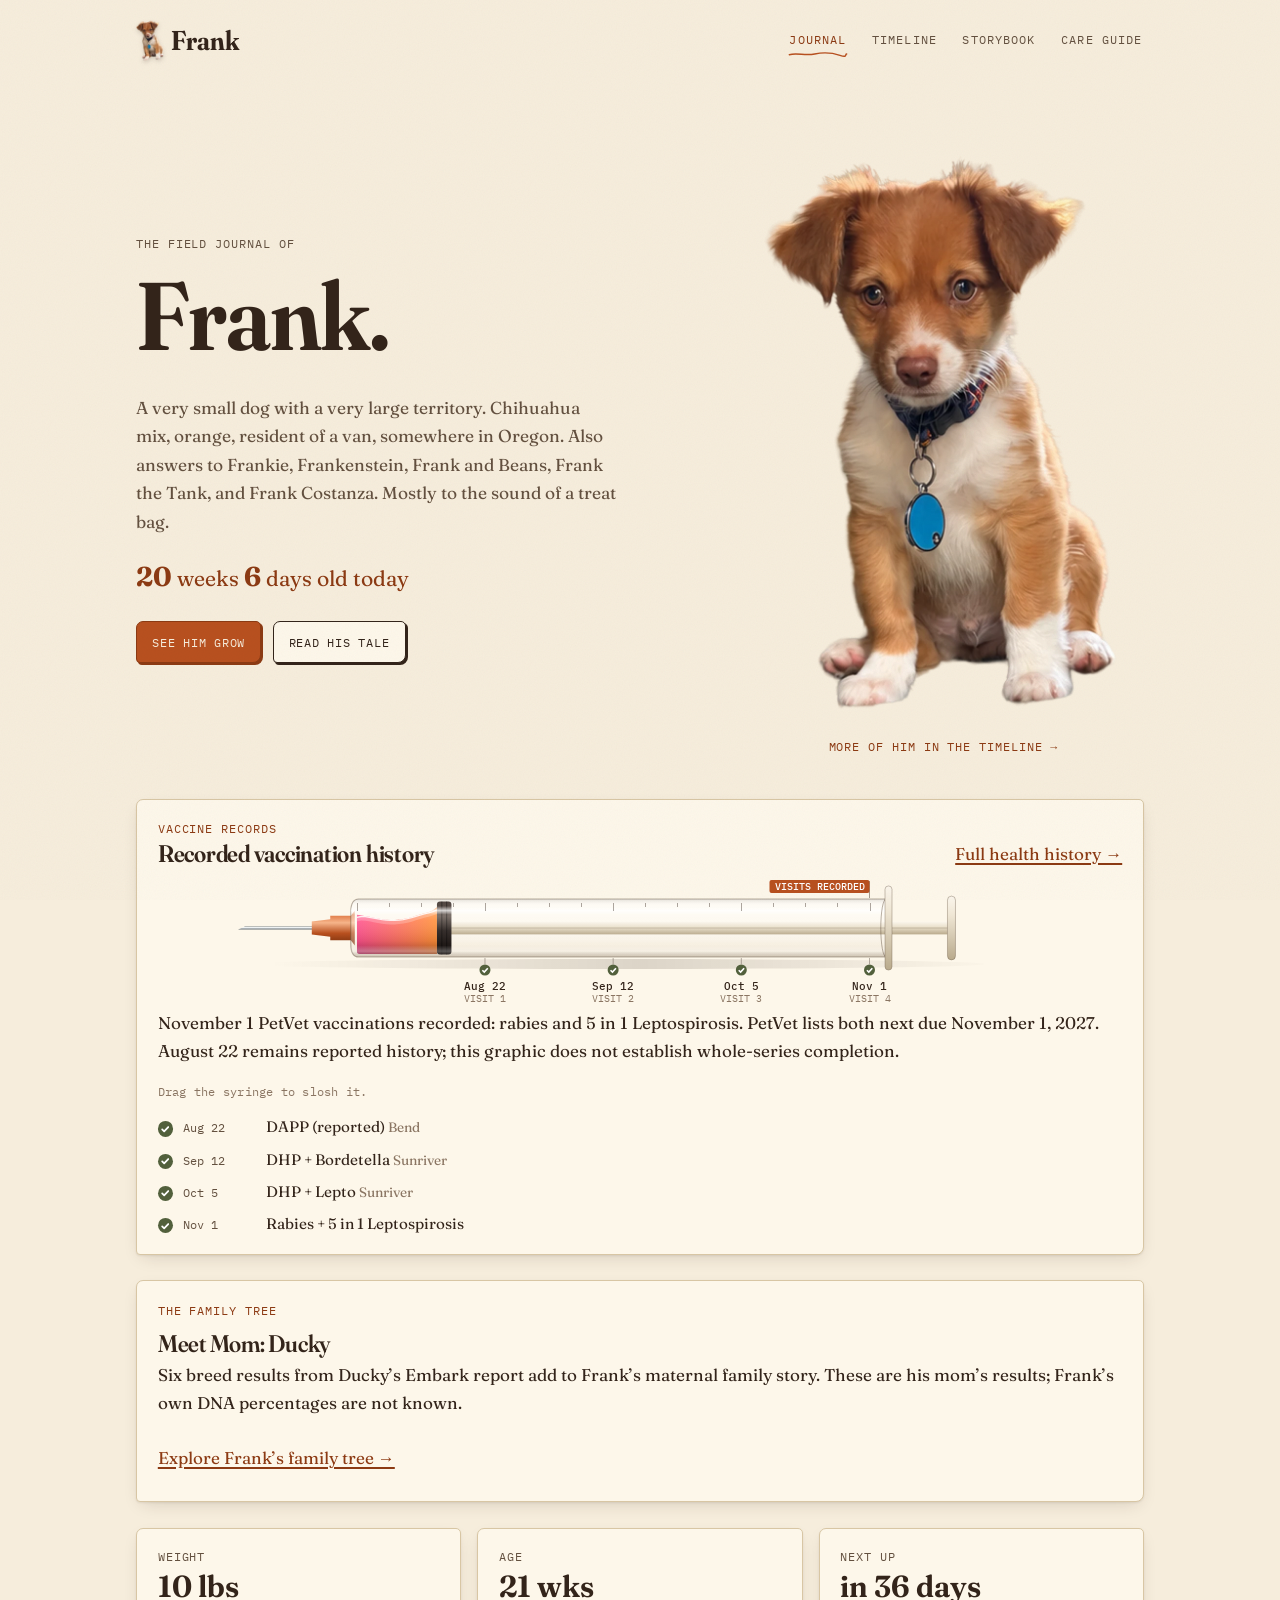
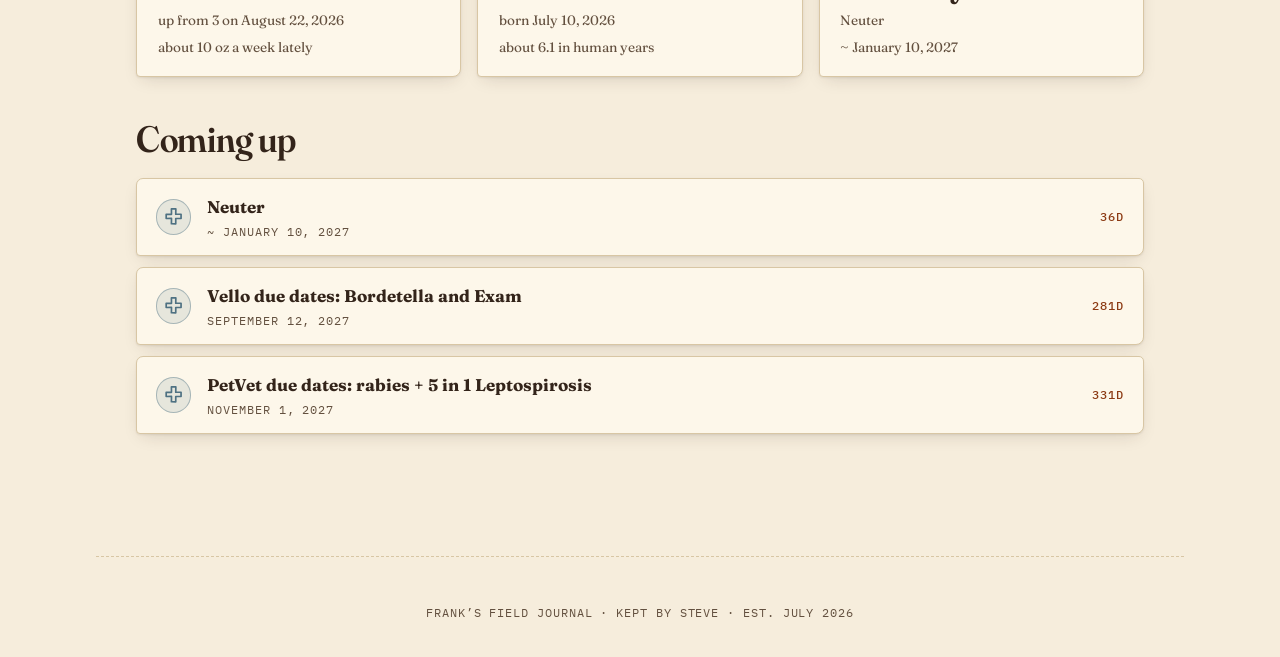
<file: index.html>
<!doctype html>
<html lang="en">
  <head>
    <meta charset="UTF-8" />
    <link rel="icon" type="image/svg+xml" href="./paw.svg" />
    <meta name="viewport" content="width=device-width, initial-scale=1.0" />
    <meta name="description" content="Frank's Field Journal. A very small dog, a very large territory." />
    <title>Frank</title>
    <script type="module" crossorigin src="./assets/index-9XsykRcl.js"></script>
    <link rel="stylesheet" crossorigin href="./assets/index-DYeZfG-1.css">
    <script type="module" src="./extras/vaccine-syringe.js?v=4"></script>
    <script type="module" src="./extras/family-tree.js?v=1"></script>
  </head>
  <body>
    <div id="root"></div>
  </body>
</html>
</file>
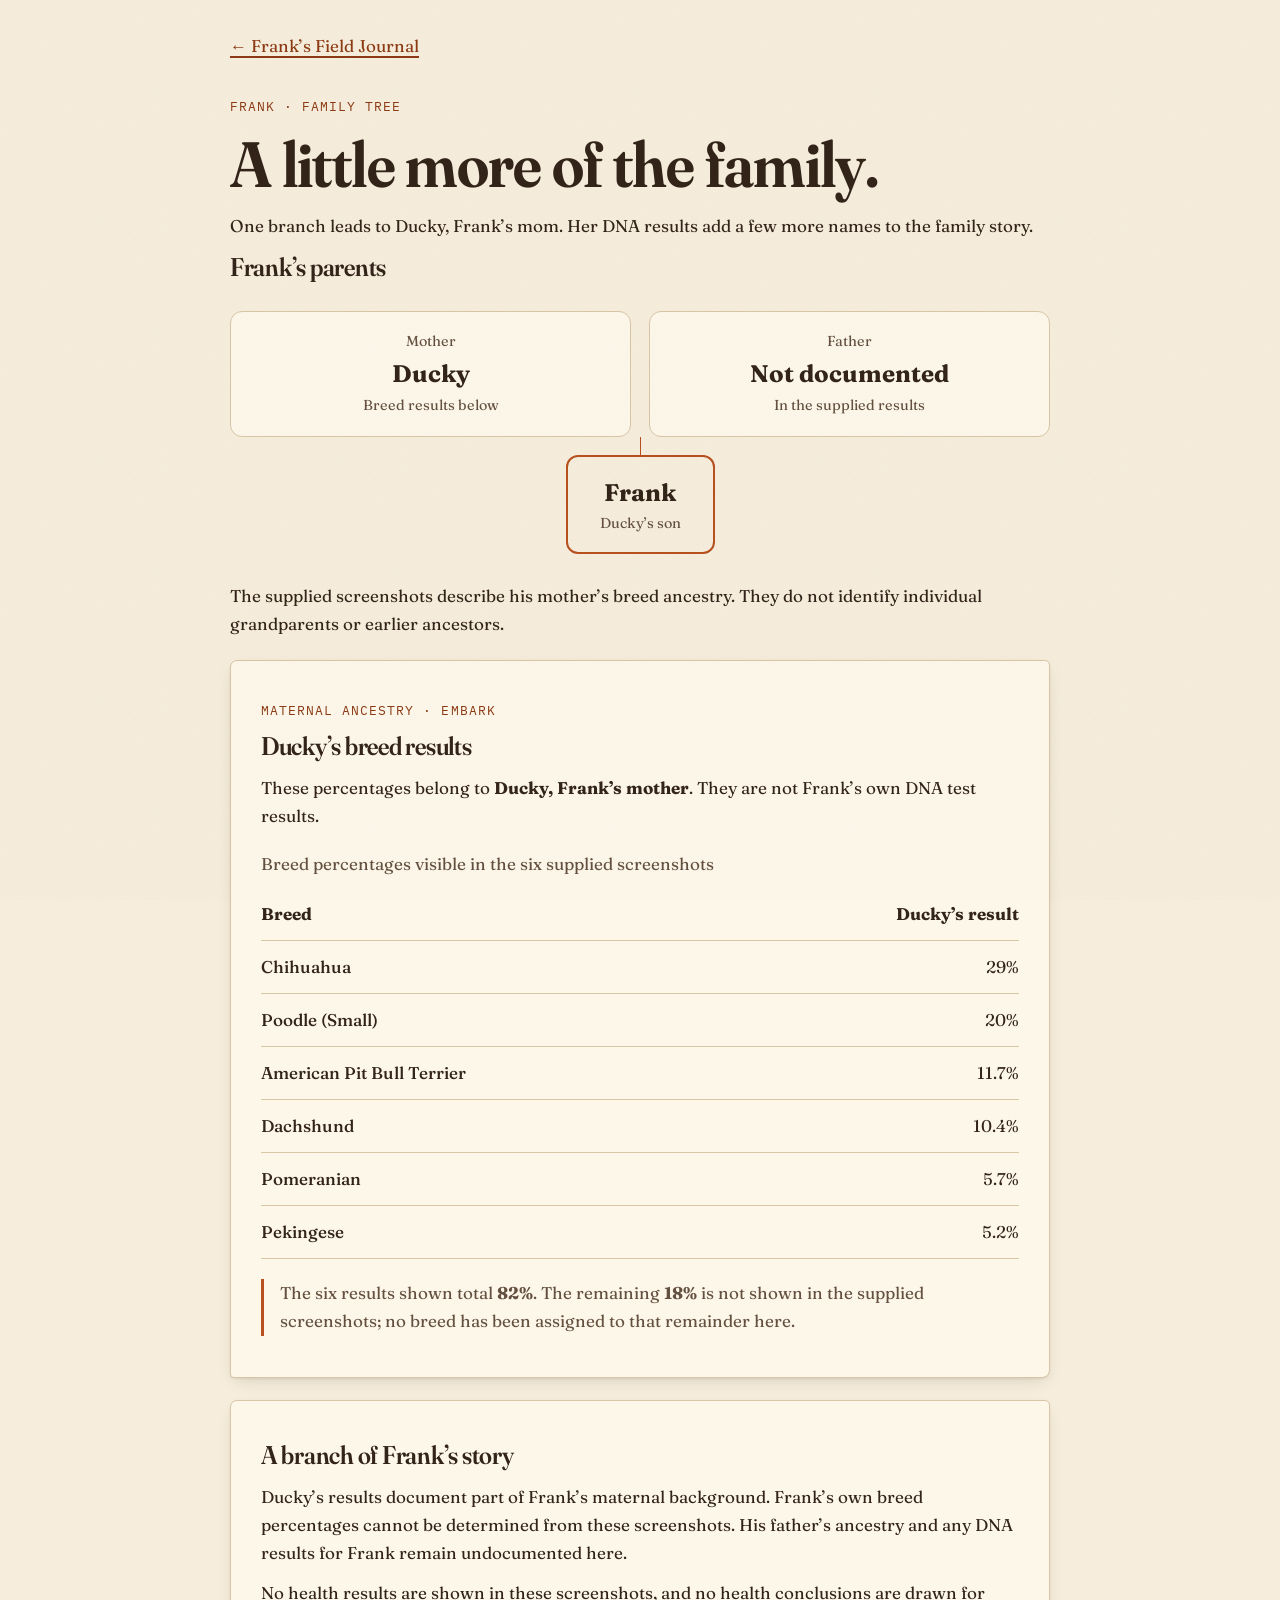
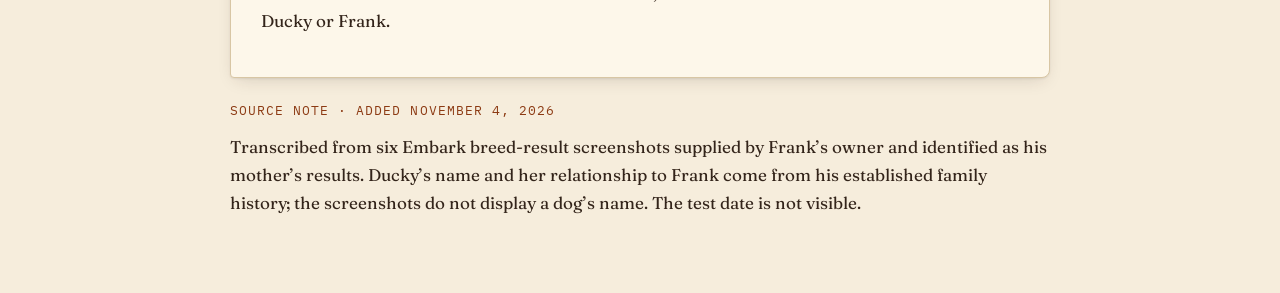
<file: family.html>
<!doctype html>
<html lang="en"><head><meta charset="UTF-8"><meta name="viewport" content="width=device-width, initial-scale=1"><meta name="description" content="Meet Ducky, Frank’s mother, and explore the available results from her Embark breed ancestry report."><title>Frank · Family tree</title><link rel="icon" href="./paw.svg"><link rel="stylesheet" href="./assets/index-DYeZfG-1.css"><style>
.family{max-width:860px;margin:auto;padding:24px 20px 64px;line-height:1.65}.family nav{margin-bottom:28px}.family a{display:inline-block;padding:8px 0;text-underline-offset:4px}.family h1{font-size:clamp(2.4rem,8vw,4rem);line-height:1.1;margin:12px 0}.family h2{font-size:1.6rem;line-height:1.25;margin:8px 0}.family .card{padding:clamp(18px,4vw,30px);margin:22px 0}.family .mono{font-size:.8rem;color:var(--clay-deep)}.family p{margin:.7em 0}.tree{display:grid;grid-template-columns:1fr 1fr;gap:18px;text-align:center;margin:28px 0}.tree .parent{border:1px solid var(--line);border-radius:12px;padding:18px;background:var(--card)}.tree .child{grid-column:1/-1;justify-self:center;border:2px solid var(--clay);border-radius:12px;padding:16px 32px;position:relative}.tree .child:before{content:"";position:absolute;height:18px;width:1px;background:var(--clay);top:-20px;left:50%}.tree strong{display:block;font-size:1.5rem}.tree span{display:block;font-size:.9rem;color:var(--ink-soft)}.family table{width:100%;border-collapse:collapse;margin:20px 0}.family caption{text-align:left;color:var(--ink-soft);padding-bottom:10px}.family th,.family td{padding:12px 0;border-bottom:1px solid var(--line);text-align:left}.family td:last-child,.family thead th:last-child{text-align:right;white-space:nowrap;padding-left:16px}.family tbody th{font-weight:500}.family .note{border-left:3px solid var(--clay);padding-left:16px;color:var(--ink-soft)}@media(max-width:400px){.tree{gap:12px}.tree .parent{padding:12px 8px}.tree strong{font-size:1.25rem}}@media print{.family nav{display:none}.family .card{break-inside:avoid}}
</style></head><body><main class="family"><nav aria-label="Back to home"><a href="./">← Frank’s Field Journal</a></nav>
<header><p class="mono">FRANK · FAMILY TREE</p><h1>A little more of the family.</h1><p>One branch leads to Ducky, Frank’s mom. Her DNA results add a few more names to the family story.</p></header>
<section aria-labelledby="tree-title"><h2 id="tree-title">Frank’s parents</h2><div class="tree"><div class="parent"><span>Mother</span><strong>Ducky</strong><span>Breed results below</span></div><div class="parent"><span>Father</span><strong>Not documented</strong><span>In the supplied results</span></div><div class="child"><strong>Frank</strong><span>Ducky’s son</span></div></div><p>The supplied screenshots describe his mother’s breed ancestry. They do not identify individual grandparents or earlier ancestors.</p></section>
<section class="card" aria-labelledby="ducky-title"><p class="mono">MATERNAL ANCESTRY · EMBARK</p><h2 id="ducky-title">Ducky’s breed results</h2><p>These percentages belong to <strong>Ducky, Frank’s mother</strong>. They are not Frank’s own DNA test results.</p>
<table><caption>Breed percentages visible in the six supplied screenshots</caption><thead><tr><th scope="col">Breed</th><th scope="col">Ducky’s result</th></tr></thead><tbody><tr><th scope="row">Chihuahua</th><td>29%</td></tr>
<tr><th scope="row">Poodle (Small)</th><td>20%</td></tr>
<tr><th scope="row">American Pit Bull Terrier</th><td>11.7%</td></tr>
<tr><th scope="row">Dachshund</th><td>10.4%</td></tr>
<tr><th scope="row">Pomeranian</th><td>5.7%</td></tr>
<tr><th scope="row">Pekingese</th><td>5.2%</td></tr></tbody></table>
<p class="note">The six results shown total <strong>82%</strong>. The remaining <strong>18%</strong> is not shown in the supplied screenshots; no breed has been assigned to that remainder here.</p></section>
<section class="card" aria-labelledby="known-title"><h2 id="known-title">A branch of Frank’s story</h2><p>Ducky’s results document part of Frank’s maternal background. Frank’s own breed percentages cannot be determined from these screenshots. His father’s ancestry and any DNA results for Frank remain undocumented here.</p><p>No health results are shown in these screenshots, and no health conclusions are drawn for Ducky or Frank.</p></section>
<footer><p class="mono">SOURCE NOTE · ADDED NOVEMBER 4, 2026</p><p>Transcribed from six Embark breed-result screenshots supplied by Frank’s owner and identified as his mother’s results. Ducky’s name and her relationship to Frank come from his established family history; the screenshots do not display a dog’s name. The test date is not visible.</p></footer>
</main></body></html>
</file>
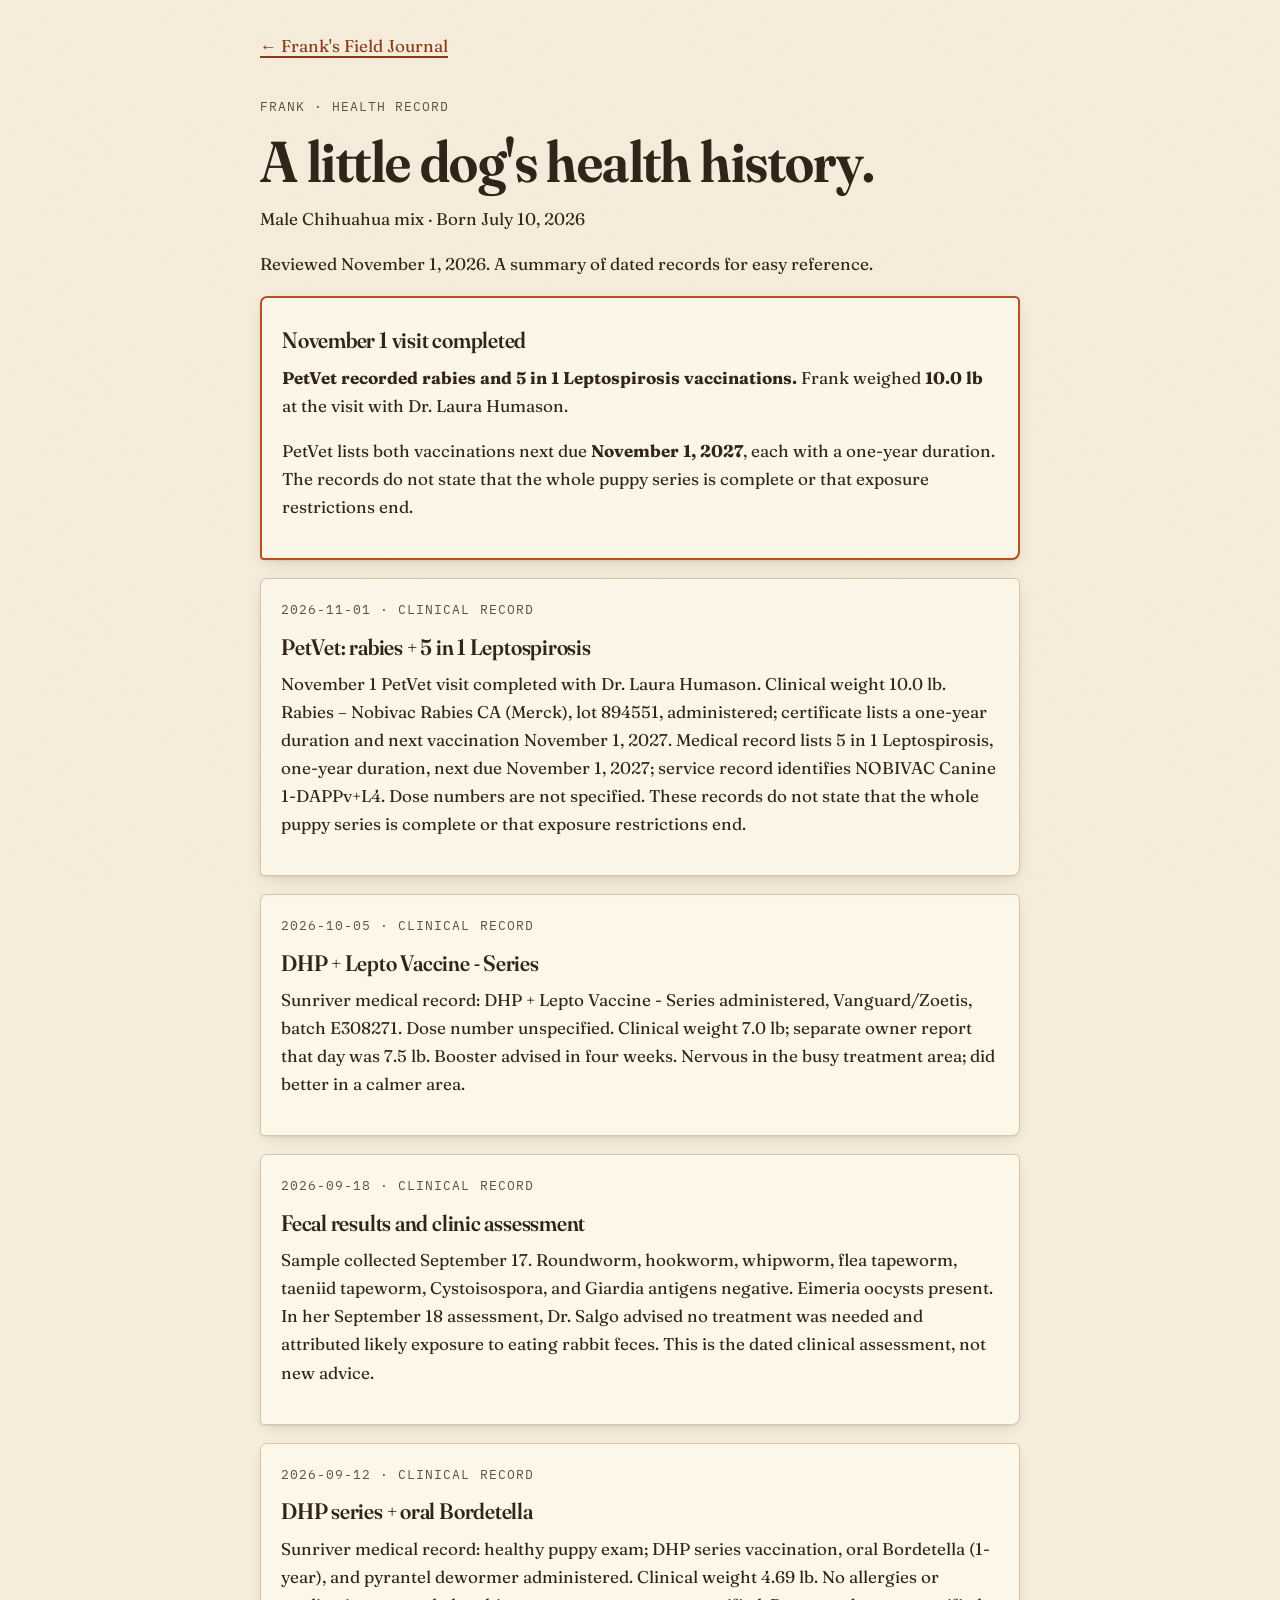
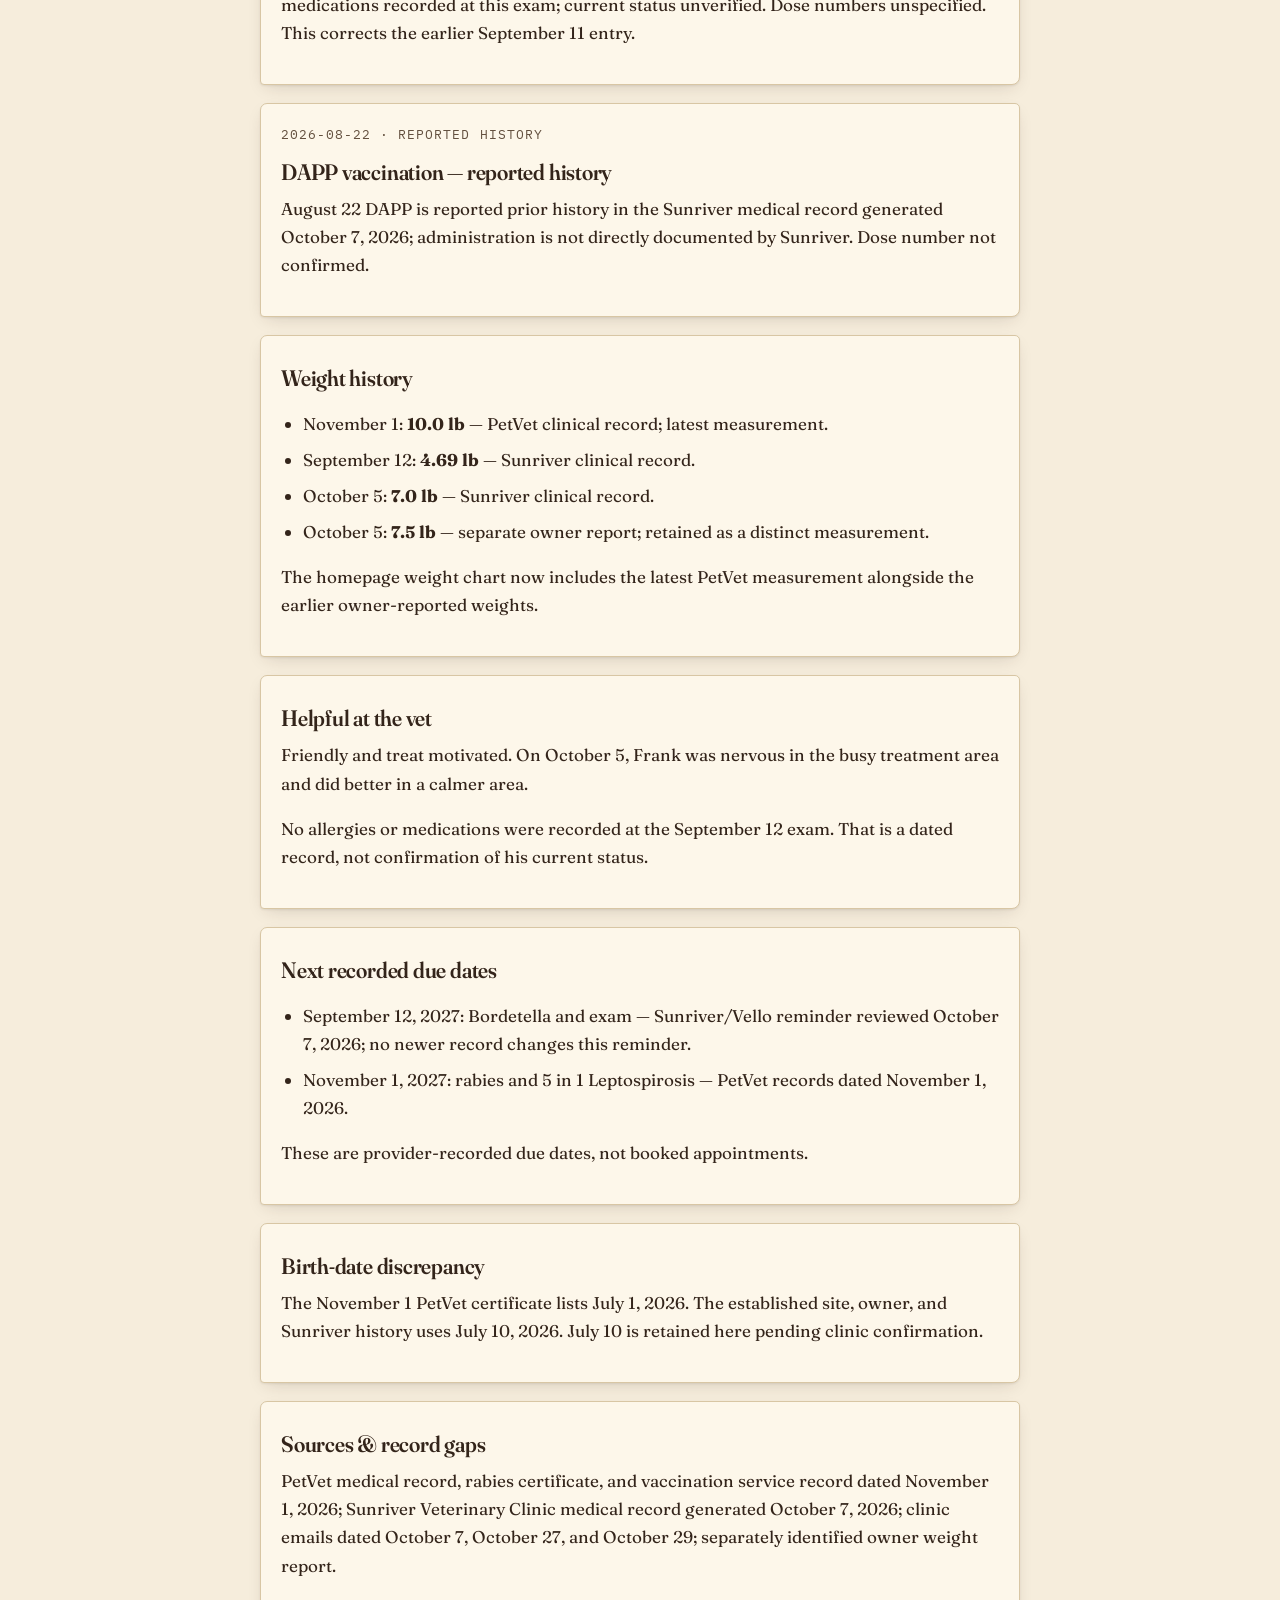
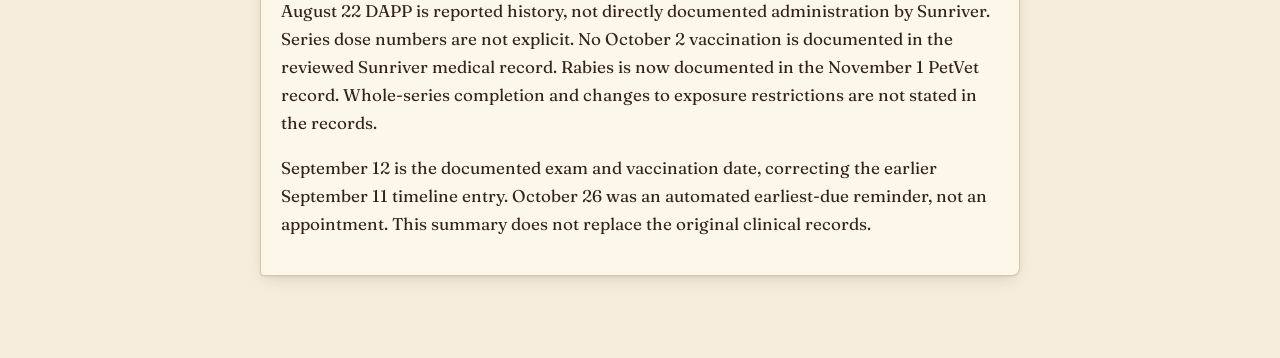
<file: health.html>
<!doctype html>
<html lang="en"><head><meta charset="UTF-8"><meta name="viewport" content="width=device-width, initial-scale=1"><meta name="description" content="Frank's dated health and vaccination history, with documented care and reported history clearly distinguished."><title>Frank · Health history</title><link rel="icon" href="./paw.svg"><link rel="stylesheet" href="./assets/index-DYeZfG-1.css"><style>
.health{max-width:800px;margin:0 auto;padding:24px 20px 64px;line-height:1.65}.health nav{margin-bottom:28px}.health a{display:inline-block;padding:8px 0;text-underline-offset:4px}.health h1{font-size:clamp(2.2rem,8vw,3.6rem);line-height:1.1;margin:12px 0}.health h2{font-size:1.4rem;line-height:1.3;margin:8px 0}.health .card{padding:20px;margin:18px 0;overflow-wrap:anywhere}.health .mono{font-size:.8rem}.health .pending{border:2px solid var(--clay)}.health li{margin:8px 0}.health ul{padding-left:22px}@media print{.health{max-width:none;padding:0}.health nav{display:none}.health .card{break-inside:avoid}}
</style></head><body><main class="health"><nav><a href="./">← Frank's Field Journal</a></nav><header><p class="mono">FRANK · HEALTH RECORD</p><h1>A little dog's health history.</h1><p>Male Chihuahua mix · Born July 10, 2026</p><p>Reviewed November 1, 2026. A summary of dated records for easy reference.</p></header>
<section class="card pending" aria-labelledby="latest"><h2 id="latest">November 1 visit completed</h2><p><strong>PetVet recorded rabies and 5 in 1 Leptospirosis vaccinations.</strong> Frank weighed <strong>10.0 lb</strong> at the visit with Dr. Laura Humason.</p><p>PetVet lists both vaccinations next due <strong>November 1, 2027</strong>, each with a one-year duration. The records do not state that the whole puppy series is complete or that exposure restrictions end.</p></section>
<section aria-label="Dated health history"><article class="card"><p class="mono">2026-11-01 · Clinical record</p><h2>PetVet: rabies + 5 in 1 Leptospirosis</h2><p>November 1 PetVet visit completed with Dr. Laura Humason. Clinical weight 10.0 lb. Rabies – Nobivac Rabies CA (Merck), lot 894551, administered; certificate lists a one-year duration and next vaccination November 1, 2027. Medical record lists 5 in 1 Leptospirosis, one-year duration, next due November 1, 2027; service record identifies NOBIVAC Canine 1-DAPPv+L4. Dose numbers are not specified. These records do not state that the whole puppy series is complete or that exposure restrictions end.</p></article>
<article class="card"><p class="mono">2026-10-05 · Clinical record</p><h2>DHP + Lepto Vaccine - Series</h2><p>Sunriver medical record: DHP + Lepto Vaccine - Series administered, Vanguard/Zoetis, batch E308271. Dose number unspecified. Clinical weight 7.0 lb; separate owner report that day was 7.5 lb. Booster advised in four weeks. Nervous in the busy treatment area; did better in a calmer area.</p></article>
<article class="card"><p class="mono">2026-09-18 · Clinical record</p><h2>Fecal results and clinic assessment</h2><p>Sample collected September 17. Roundworm, hookworm, whipworm, flea tapeworm, taeniid tapeworm, Cystoisospora, and Giardia antigens negative. Eimeria oocysts present. In her September 18 assessment, Dr. Salgo advised no treatment was needed and attributed likely exposure to eating rabbit feces. This is the dated clinical assessment, not new advice.</p></article>
<article class="card"><p class="mono">2026-09-12 · Clinical record</p><h2>DHP series + oral Bordetella</h2><p>Sunriver medical record: healthy puppy exam; DHP series vaccination, oral Bordetella (1-year), and pyrantel dewormer administered. Clinical weight 4.69 lb. No allergies or medications recorded at this exam; current status unverified. Dose numbers unspecified. This corrects the earlier September 11 entry.</p></article>
<article class="card"><p class="mono">2026-08-22 · Reported history</p><h2>DAPP vaccination — reported history</h2><p>August 22 DAPP is reported prior history in the Sunriver medical record generated October 7, 2026; administration is not directly documented by Sunriver. Dose number not confirmed.</p></article></section>
<section class="card"><h2>Weight history</h2><ul><li>November 1: <strong>10.0 lb</strong> — PetVet clinical record; latest measurement.</li><li>September 12: <strong>4.69 lb</strong> — Sunriver clinical record.</li><li>October 5: <strong>7.0 lb</strong> — Sunriver clinical record.</li><li>October 5: <strong>7.5 lb</strong> — separate owner report; retained as a distinct measurement.</li></ul><p>The homepage weight chart now includes the latest PetVet measurement alongside the earlier owner-reported weights.</p></section>
<section class="card"><h2>Helpful at the vet</h2><p>Friendly and treat motivated. On October 5, Frank was nervous in the busy treatment area and did better in a calmer area.</p><p>No allergies or medications were recorded at the September 12 exam. That is a dated record, not confirmation of his current status.</p></section>
<section class="card"><h2>Next recorded due dates</h2><ul><li>September 12, 2027: Bordetella and exam — Sunriver/Vello reminder reviewed October 7, 2026; no newer record changes this reminder.</li><li>November 1, 2027: rabies and 5 in 1 Leptospirosis — PetVet records dated November 1, 2026.</li></ul><p>These are provider-recorded due dates, not booked appointments.</p></section><section class="card"><h2>Birth-date discrepancy</h2><p>The November 1 PetVet certificate lists July 1, 2026. The established site, owner, and Sunriver history uses July 10, 2026. July 10 is retained here pending clinic confirmation.</p></section><section class="card"><h2>Sources &amp; record gaps</h2><p>PetVet medical record, rabies certificate, and vaccination service record dated November 1, 2026; Sunriver Veterinary Clinic medical record generated October 7, 2026; clinic emails dated October 7, October 27, and October 29; separately identified owner weight report.</p><p>August 22 DAPP is reported history, not directly documented administration by Sunriver. Series dose numbers are not explicit. No October 2 vaccination is documented in the reviewed Sunriver medical record. Rabies is now documented in the November 1 PetVet record. Whole-series completion and changes to exposure restrictions are not stated in the records.</p><p>September 12 is the documented exam and vaccination date, correcting the earlier September 11 timeline entry. October 26 was an automated earliest-due reminder, not an appointment. This summary does not replace the original clinical records.</p></section>
</main></body></html>
</file>
<file: assets/index-DYeZfG-1.css>
@font-face{font-family:Fraunces Variable;font-style:normal;font-display:swap;font-weight:100 900;src:url(./fraunces-vietnamese-full-normal-7BpKI3vF.woff2) format("woff2-variations");unicode-range:U+0102-0103,U+0110-0111,U+0128-0129,U+0168-0169,U+01A0-01A1,U+01AF-01B0,U+0300-0301,U+0303-0304,U+0308-0309,U+0323,U+0329,U+1EA0-1EF9,U+20AB}@font-face{font-family:Fraunces Variable;font-style:normal;font-display:swap;font-weight:100 900;src:url(./fraunces-latin-ext-full-normal-YHFkNujK.woff2) format("woff2-variations");unicode-range:U+0100-02BA,U+02BD-02C5,U+02C7-02CC,U+02CE-02D7,U+02DD-02FF,U+0304,U+0308,U+0329,U+1D00-1DBF,U+1E00-1E9F,U+1EF2-1EFF,U+2020,U+20A0-20AB,U+20AD-20C0,U+2113,U+2C60-2C7F,U+A720-A7FF}@font-face{font-family:Fraunces Variable;font-style:normal;font-display:swap;font-weight:100 900;src:url(./fraunces-latin-full-normal-CFFu7zhK.woff2) format("woff2-variations");unicode-range:U+0000-00FF,U+0131,U+0152-0153,U+02BB-02BC,U+02C6,U+02DA,U+02DC,U+0304,U+0308,U+0329,U+2000-206F,U+20AC,U+2122,U+2191,U+2193,U+2212,U+2215,U+FEFF,U+FFFD}@font-face{font-family:IBM Plex Mono;font-style:normal;font-display:swap;font-weight:400;src:url(./ibm-plex-mono-cyrillic-ext-400-normal-xuaO2J-f.woff2) format("woff2"),url(./ibm-plex-mono-cyrillic-ext-400-normal-DMdlQ8Kv.woff) format("woff");unicode-range:U+0460-052F,U+1C80-1C8A,U+20B4,U+2DE0-2DFF,U+A640-A69F,U+FE2E-FE2F}@font-face{font-family:IBM Plex Mono;font-style:normal;font-display:swap;font-weight:400;src:url(./ibm-plex-mono-cyrillic-400-normal-BSMlKf0J.woff2) format("woff2"),url(./ibm-plex-mono-cyrillic-400-normal-CEL4l2ZJ.woff) format("woff");unicode-range:U+0301,U+0400-045F,U+0490-0491,U+04B0-04B1,U+2116}@font-face{font-family:IBM Plex Mono;font-style:normal;font-display:swap;font-weight:400;src:url(./ibm-plex-mono-vietnamese-400-normal-BulugwFq.woff2) format("woff2"),url(./ibm-plex-mono-vietnamese-400-normal-DDuiU_S-.woff) format("woff");unicode-range:U+0102-0103,U+0110-0111,U+0128-0129,U+0168-0169,U+01A0-01A1,U+01AF-01B0,U+0300-0301,U+0303-0304,U+0308-0309,U+0323,U+0329,U+1EA0-1EF9,U+20AB}@font-face{font-family:IBM Plex Mono;font-style:normal;font-display:swap;font-weight:400;src:url(./ibm-plex-mono-latin-ext-400-normal-BmRBH3aV.woff2) format("woff2"),url(./ibm-plex-mono-latin-ext-400-normal-D3D2R8hC.woff) format("woff");unicode-range:U+0100-02BA,U+02BD-02C5,U+02C7-02CC,U+02CE-02D7,U+02DD-02FF,U+0304,U+0308,U+0329,U+1D00-1DBF,U+1E00-1E9F,U+1EF2-1EFF,U+2020,U+20A0-20AB,U+20AD-20C0,U+2113,U+2C60-2C7F,U+A720-A7FF}@font-face{font-family:IBM Plex Mono;font-style:normal;font-display:swap;font-weight:400;src:url(./ibm-plex-mono-latin-400-normal-DMJ8VG8y.woff2) format("woff2"),url(./ibm-plex-mono-latin-400-normal-CvHOgSBP.woff) format("woff");unicode-range:U+0000-00FF,U+0131,U+0152-0153,U+02BB-02BC,U+02C6,U+02DA,U+02DC,U+0304,U+0308,U+0329,U+2000-206F,U+20AC,U+2122,U+2191,U+2193,U+2212,U+2215,U+FEFF,U+FFFD}@font-face{font-family:IBM Plex Mono;font-style:normal;font-display:swap;font-weight:500;src:url(./ibm-plex-mono-cyrillic-ext-500-normal-BqneJy0T.woff2) format("woff2"),url(./ibm-plex-mono-cyrillic-ext-500-normal-BIfNGwUT.woff) format("woff");unicode-range:U+0460-052F,U+1C80-1C8A,U+20B4,U+2DE0-2DFF,U+A640-A69F,U+FE2E-FE2F}@font-face{font-family:IBM Plex Mono;font-style:normal;font-display:swap;font-weight:500;src:url(./ibm-plex-mono-cyrillic-500-normal-Bq9vWWag.woff2) format("woff2"),url(./ibm-plex-mono-cyrillic-500-normal-Ael50iVv.woff) format("woff");unicode-range:U+0301,U+0400-045F,U+0490-0491,U+04B0-04B1,U+2116}@font-face{font-family:IBM Plex Mono;font-style:normal;font-display:swap;font-weight:500;src:url(./ibm-plex-mono-vietnamese-500-normal-DZ4AoWbu.woff2) format("woff2"),url(./ibm-plex-mono-vietnamese-500-normal-C8zxqsMH.woff) format("woff");unicode-range:U+0102-0103,U+0110-0111,U+0128-0129,U+0168-0169,U+01A0-01A1,U+01AF-01B0,U+0300-0301,U+0303-0304,U+0308-0309,U+0323,U+0329,U+1EA0-1EF9,U+20AB}@font-face{font-family:IBM Plex Mono;font-style:normal;font-display:swap;font-weight:500;src:url(./ibm-plex-mono-latin-ext-500-normal-CAhNIIs5.woff2) format("woff2"),url(./ibm-plex-mono-latin-ext-500-normal-CZ70TYgx.woff) format("woff");unicode-range:U+0100-02BA,U+02BD-02C5,U+02C7-02CC,U+02CE-02D7,U+02DD-02FF,U+0304,U+0308,U+0329,U+1D00-1DBF,U+1E00-1E9F,U+1EF2-1EFF,U+2020,U+20A0-20AB,U+20AD-20C0,U+2113,U+2C60-2C7F,U+A720-A7FF}@font-face{font-family:IBM Plex Mono;font-style:normal;font-display:swap;font-weight:500;src:url(./ibm-plex-mono-latin-500-normal-DSY6xOcd.woff2) format("woff2"),url(./ibm-plex-mono-latin-500-normal-CB9ihrfo.woff) format("woff");unicode-range:U+0000-00FF,U+0131,U+0152-0153,U+02BB-02BC,U+02C6,U+02DA,U+02DC,U+0304,U+0308,U+0329,U+2000-206F,U+20AC,U+2122,U+2191,U+2193,U+2212,U+2215,U+FEFF,U+FFFD}:root{--paper: #f6eddc;--paper-2: #efe3c9;--paper-3: #e6d5b0;--card: #fdf7ea;--ink: #33241a;--ink-soft: #63503f;--ink-faint: #8a7562;--clay: #b8501f;--clay-deep: #8c3a13;--clay-soft: #e8c3a6;--clay-wash: #f3ddc9;--sage: #77865c;--sage-deep: #52603c;--sage-wash: #e3e6d3;--sky: #7f9fb0;--sky-deep: #4e7182;--sky-wash: #dde7eb;--tape: rgba(250, 236, 189, .7);--line: #d8c6a4;--font-serif: "Fraunces Variable", "Iowan Old Style", Georgia, serif;--font-mono: "IBM Plex Mono", ui-monospace, "SF Mono", monospace;--wag: cubic-bezier(.34, 1.56, .64, 1);--ease-out: cubic-bezier(.22, 1, .36, 1);--dur-quick: .18s;--dur-move: .32s;--dur-slow: .6s;--shadow-card: 0 1px 2px rgba(51, 36, 26, .08), 0 6px 18px -6px rgba(51, 36, 26, .18);--shadow-lift: 0 2px 4px rgba(51, 36, 26, .1), 0 14px 30px -10px rgba(51, 36, 26, .25);--radius: 6px;--radius-wonky: 7px 5px 8px 4px;--page-max: 68rem;--grain-opacity: .05}@media(prefers-reduced-motion:reduce){:root{--wag: ease-out;--dur-quick: 1ms;--dur-move: .12s;--dur-slow: .16s}}*,*:before,*:after{box-sizing:border-box}html{scroll-behavior:smooth}@media(prefers-reduced-motion:reduce){html{scroll-behavior:auto}}body{margin:0;background:var(--paper);color:var(--ink);font-family:var(--font-serif);font-size:17px;line-height:1.65;font-variation-settings:"opsz" 12,"SOFT" 0,"WONK" 0;-webkit-font-smoothing:antialiased;overflow-x:hidden}body:after{content:"";position:fixed;top:0;right:0;bottom:0;left:0;z-index:60;pointer-events:none;opacity:var(--grain-opacity);mix-blend-mode:multiply;background-image:url("data:image/svg+xml,%3Csvg xmlns='http://www.w3.org/2000/svg' width='240' height='240'%3E%3Cfilter id='n'%3E%3CfeTurbulence type='fractalNoise' baseFrequency='0.85' numOctaves='2' stitchTiles='stitch'/%3E%3C/filter%3E%3Crect width='100%25' height='100%25' filter='url(%23n)'/%3E%3C/svg%3E")}h1,h2,h3{font-family:var(--font-serif);line-height:1.12;margin:0 0 .5em;letter-spacing:-.01em}h1{font-size:clamp(2.4rem,6vw,4.2rem);font-weight:640;font-variation-settings:"opsz" 144,"SOFT" 45,"WONK" 1}h2{font-size:clamp(1.6rem,3.4vw,2.3rem);font-weight:600;font-variation-settings:"opsz" 100,"SOFT" 35,"WONK" 1}h3{font-size:1.15rem;font-weight:620;font-variation-settings:"opsz" 40,"SOFT" 20,"WONK" 0}p{margin:0 0 1em}a{color:var(--clay-deep);text-decoration-thickness:1.5px;text-underline-offset:3px;transition:color var(--dur-quick) ease}a:hover{color:var(--clay)}img{max-width:100%;display:block}button{font:inherit;cursor:pointer}::selection{background:var(--clay-soft)}:focus-visible{outline:2.5px solid var(--sky-deep);outline-offset:2px;border-radius:3px}.page{max-width:var(--page-max);margin:0 auto;padding:1.5rem clamp(1rem,4vw,2.5rem) 5rem}.mono{font-family:var(--font-mono);font-size:.72rem;letter-spacing:.08em;text-transform:uppercase;color:var(--ink-soft)}.card{background:var(--card);border:1px solid var(--line);border-radius:var(--radius-wonky);box-shadow:var(--shadow-card)}.tape{position:relative}.tape:before{content:"";position:absolute;top:-12px;left:50%;width:92px;height:26px;transform:translate(-50%) rotate(var(--tape-tilt, -3deg));background:var(--tape);box-shadow:0 1px 2px #33241a1f;opacity:.9;z-index:2}.scribble{background:url("data:image/svg+xml,%3Csvg xmlns='http://www.w3.org/2000/svg' width='120' height='9' viewBox='0 0 120 9'%3E%3Cpath d='M2 6 C 18 2, 32 8, 48 5 S 78 2, 96 6 S 112 4, 118 5' fill='none' stroke='%23b8501f' stroke-width='2.5' stroke-linecap='round'/%3E%3C/svg%3E") repeat-x left bottom / 120px 9px;padding-bottom:10px}.doodle-arrow{color:var(--ink-faint)}.skip-link{position:absolute;left:-999px;top:8px;z-index:100;background:var(--ink);color:var(--paper);padding:.5rem 1rem;border-radius:var(--radius)}.skip-link:focus{left:8px}@media print{body:after{display:none}}.sr-only{position:absolute;width:1px;height:1px;padding:0;margin:-1px;overflow:hidden;clip:rect(0 0 0 0);white-space:nowrap;border:0}.btn{display:inline-flex;align-items:center;gap:.45rem;font-family:var(--font-mono);font-size:.78rem;letter-spacing:.06em;text-transform:uppercase;text-decoration:none;color:var(--ink);background:var(--card);border:1.5px solid var(--ink);border-radius:var(--radius-wonky);padding:.6rem .95rem;box-shadow:2px 2px 0 var(--ink);transition:transform var(--dur-quick) var(--wag),box-shadow var(--dur-quick) var(--wag)}.btn:hover{transform:translate(-1px,-2px) rotate(-.5deg);box-shadow:3px 4px 0 var(--ink);color:var(--ink)}.btn:active{transform:translate(1px,1px);box-shadow:1px 1px 0 var(--ink)}.btn-primary{background:var(--clay);border-color:var(--clay-deep);color:var(--paper);box-shadow:2px 2px 0 var(--clay-deep)}.btn-primary:hover{color:var(--paper);box-shadow:3px 4px 0 var(--clay-deep)}.scrap-photo{margin:0;transform:rotate(var(--tilt, -1.5deg));transition:transform var(--dur-move) var(--wag)}.scrap-photo:hover{transform:rotate(0) scale(1.015)}@media(prefers-reduced-motion:reduce){.scrap-photo,.scrap-photo:hover{transform:none}}.scrap-frame{display:block;width:100%;padding:10px 10px 14px;background:#fffdf7;border:1px solid var(--line);border-radius:2px;box-shadow:var(--shadow-card);cursor:pointer;transition:box-shadow var(--dur-move) var(--wag)}button.scrap-frame:hover{box-shadow:var(--shadow-lift)}span.scrap-frame{cursor:default}.scrap-img{display:block;background-size:cover;background-position:center;border-radius:1px;overflow:hidden}.scrap-img img{width:100%;height:auto;opacity:0;transition:opacity .4s ease}.scrap-img img.is-loaded{opacity:1}.scrap-img video{width:100%;height:auto;display:block}.scrap-video .scrap-frame{position:relative}.scrap-duration{position:absolute;top:16px;right:16px;background:#33241abf;color:var(--paper);padding:.15rem .5rem;border-radius:99px;pointer-events:none}.scrap-photo figcaption{font-family:var(--font-mono);font-size:.72rem;letter-spacing:.04em;color:var(--ink-soft);text-align:center;padding:.5rem .3rem 0}.scrap-place{color:var(--sage-deep);white-space:nowrap}.tmap{padding:1.1rem 1.3rem .8rem}.tmap-head{display:flex;justify-content:space-between;align-items:baseline;gap:.8rem;flex-wrap:wrap}.tmap-head h3{margin:0}.tmap svg{width:100%;height:auto;display:block}.tmap-outline{fill:var(--sage-wash);fill-opacity:.5;stroke:var(--ink-soft);stroke-width:2;stroke-linejoin:round}.tmap-route{fill:none;stroke:var(--clay);stroke-width:2;stroke-dasharray:5 6;stroke-linecap:round}.tmap-paw{fill:var(--clay-deep)}.tmap-label{font-family:var(--font-mono);font-size:10.5px;fill:var(--ink);paint-order:stroke;stroke:var(--card);stroke-width:3px;stroke-linejoin:round}.tmap-note{font-family:var(--font-serif);font-style:italic;font-size:12px;fill:var(--ink-faint)}.tmap-hint{margin:.4rem 0 .3rem;color:var(--ink-faint);text-transform:none;letter-spacing:.03em}.growth-chart{padding:1.1rem 1.3rem .8rem}.growth-head{display:flex;justify-content:space-between;align-items:baseline}.growth-head h3{margin:0}.growth-plot{position:relative}.growth-plot svg{width:100%;height:auto;display:block}.growth-tick{font-family:var(--font-mono);font-size:10px;fill:var(--ink-faint)}.growth-label{font-family:var(--font-mono);font-size:11px;font-weight:500;fill:var(--ink)}.growth-line{stroke-dasharray:1;stroke-dashoffset:1;animation:growth-draw 1.1s var(--ease-out) .2s forwards}@keyframes growth-draw{to{stroke-dashoffset:0}}.growth-tip{position:absolute;transform:translate(-50%,-160%);background:var(--ink);color:var(--paper);padding:.3rem .55rem;border-radius:var(--radius);pointer-events:none;white-space:nowrap;text-transform:none;letter-spacing:.02em}.home-hero{display:grid;grid-template-columns:1.15fr .85fr;gap:clamp(1.5rem,5vw,4rem);align-items:center;padding:clamp(1.5rem,5vh,4rem) 0 2.5rem}@media(max-width:800px){.home-hero{grid-template-columns:1fr}}.home-title{font-size:clamp(3.4rem,9vw,6rem);margin:.1em 0 .25em}.home-aka{font-size:1.08rem;color:var(--ink-soft);max-width:30rem}.home-age{font-size:1.35rem;font-variation-settings:"opsz" 40,"SOFT" 30,"WONK" 1;color:var(--clay-deep);margin:.4rem 0 1.4rem}.home-age strong{font-size:1.7rem;font-weight:680;font-variant-numeric:tabular-nums}.home-cta{display:flex;gap:.7rem;flex-wrap:wrap}.home-hero-art{max-width:24rem;justify-self:center;width:100%;cursor:pointer;user-select:none;-webkit-user-select:none;text-align:center}.home-mascot{width:100%;height:auto;display:block}.home-latest{display:inline-block;margin-top:.9rem;color:var(--clay-deep);text-decoration:none}.home-latest:hover{text-decoration:underline}.home-bento{display:grid;grid-template-columns:repeat(auto-fit,minmax(10.5rem,1fr));gap:1rem;margin:1rem 0 2.6rem}.home-stat{display:flex;flex-direction:column;gap:.3rem;padding:1.1rem 1.3rem}.home-stat strong{font-size:1.9rem;font-weight:640;font-variation-settings:"opsz" 60,"SOFT" 30,"WONK" 0;line-height:1.1}.home-stat-sub{font-size:.85rem;color:var(--ink-soft)}.home-jump{font:inherit;color:var(--clay-deep);background:none;border:none;padding:0;text-decoration:underline;text-decoration-thickness:1.5px;text-underline-offset:3px}.home-jump:hover{color:var(--clay)}.home-upcoming{margin-bottom:2.6rem}.home-upcoming-list{list-style:none;padding:0;margin:0;display:grid;gap:.7rem}.home-upcoming-list li{display:flex;align-items:center;gap:1rem;padding:.85rem 1.2rem}.home-upcoming-list li>div{display:flex;flex-direction:column;gap:.1rem}.home-up-badge{display:inline-flex;align-items:center;justify-content:center;width:2.2rem;height:2.2rem;border-radius:50%;flex:0 0 auto;background:color-mix(in srgb,currentColor 13%,transparent);border:1.5px solid color-mix(in srgb,currentColor 42%,transparent)}.home-up-days{margin-left:auto;color:var(--clay-deep);font-weight:500}.home-open-list{list-style:none;padding:1.4rem 1.6rem;margin:0;display:grid;gap:1rem;background:var(--card);border:1px solid var(--line);border-radius:var(--radius-wonky);box-shadow:var(--shadow-card);background-image:repeating-linear-gradient(transparent 0,transparent 27px,color-mix(in srgb,var(--line) 45%,transparent) 28px)}.home-open-list li{display:flex;gap:.8rem;align-items:flex-start}.home-open-list p{margin:.15rem 0 0;font-size:.88rem;color:var(--ink-soft)}.home-check{flex:0 0 auto;width:1.05rem;height:1.05rem;margin-top:.22rem;border:2px solid var(--ink-soft);border-radius:3px 4px 3px 5px;transform:rotate(-2deg)}.home-open-hint{margin-top:.8rem;color:var(--ink-faint);text-transform:none;letter-spacing:.03em}.site-nav{display:flex;align-items:center;justify-content:space-between;gap:1rem;flex-wrap:wrap;max-width:var(--page-max);margin:0 auto;padding:1.1rem clamp(1rem,4vw,2.5rem) .4rem}.wordmark{display:inline-flex;align-items:center;gap:.45rem;font-size:1.7rem;font-weight:660;font-variation-settings:"opsz" 144,"SOFT" 50,"WONK" 1;color:var(--ink);text-decoration:none;transition:transform var(--dur-quick) var(--wag)}.wordmark:hover{color:var(--ink);transform:rotate(-2deg)}.wordmark-frank{width:auto;height:42px;transform:rotate(-4deg);transition:transform var(--dur-quick) var(--wag);filter:drop-shadow(0 2px 2px rgba(51,36,26,.18))}.wordmark:hover .wordmark-frank{transform:rotate(4deg)}.site-nav nav{display:flex;gap:clamp(.6rem,2vw,1.4rem);flex-wrap:wrap}.nav-link{font-family:var(--font-mono);font-size:.78rem;letter-spacing:.09em;text-transform:uppercase;text-decoration:none;color:var(--ink-soft);padding:.4rem .1rem .55rem;transition:color var(--dur-quick) ease,transform var(--dur-quick) var(--wag)}.nav-link:hover{color:var(--clay-deep);transform:translateY(-2px)}.nav-link.active{color:var(--clay-deep);background:url("data:image/svg+xml,%3Csvg xmlns='http://www.w3.org/2000/svg' width='90' height='8' viewBox='0 0 90 8'%3E%3Cpath d='M2 5 C 14 2, 26 7, 40 4 S 66 2, 78 6 S 85 4, 88 4' fill='none' stroke='%23b8501f' stroke-width='2.2' stroke-linecap='round'/%3E%3C/svg%3E") no-repeat left bottom / 100% 8px}.site-footer{max-width:var(--page-max);margin:0 auto;padding:2.5rem clamp(1rem,4vw,2.5rem) 2rem;border-top:1px dashed var(--line);text-align:center}.paw-cursor{position:fixed;top:0;left:0;z-index:70;pointer-events:none;color:var(--clay);opacity:.5;font-size:.95rem}::view-transition-old(root),::view-transition-new(root){animation-duration:.22s}@media(prefers-reduced-motion:reduce){::view-transition-old(root),::view-transition-new(root){animation:none}}.zoomies{position:fixed;top:0;right:0;bottom:0;left:0;z-index:80;pointer-events:none;overflow:hidden}.zoomies-paw{position:absolute;left:0;color:var(--clay);opacity:.85}@media print{.site-nav,.site-footer,.skip-link{display:none!important}}
</file>
